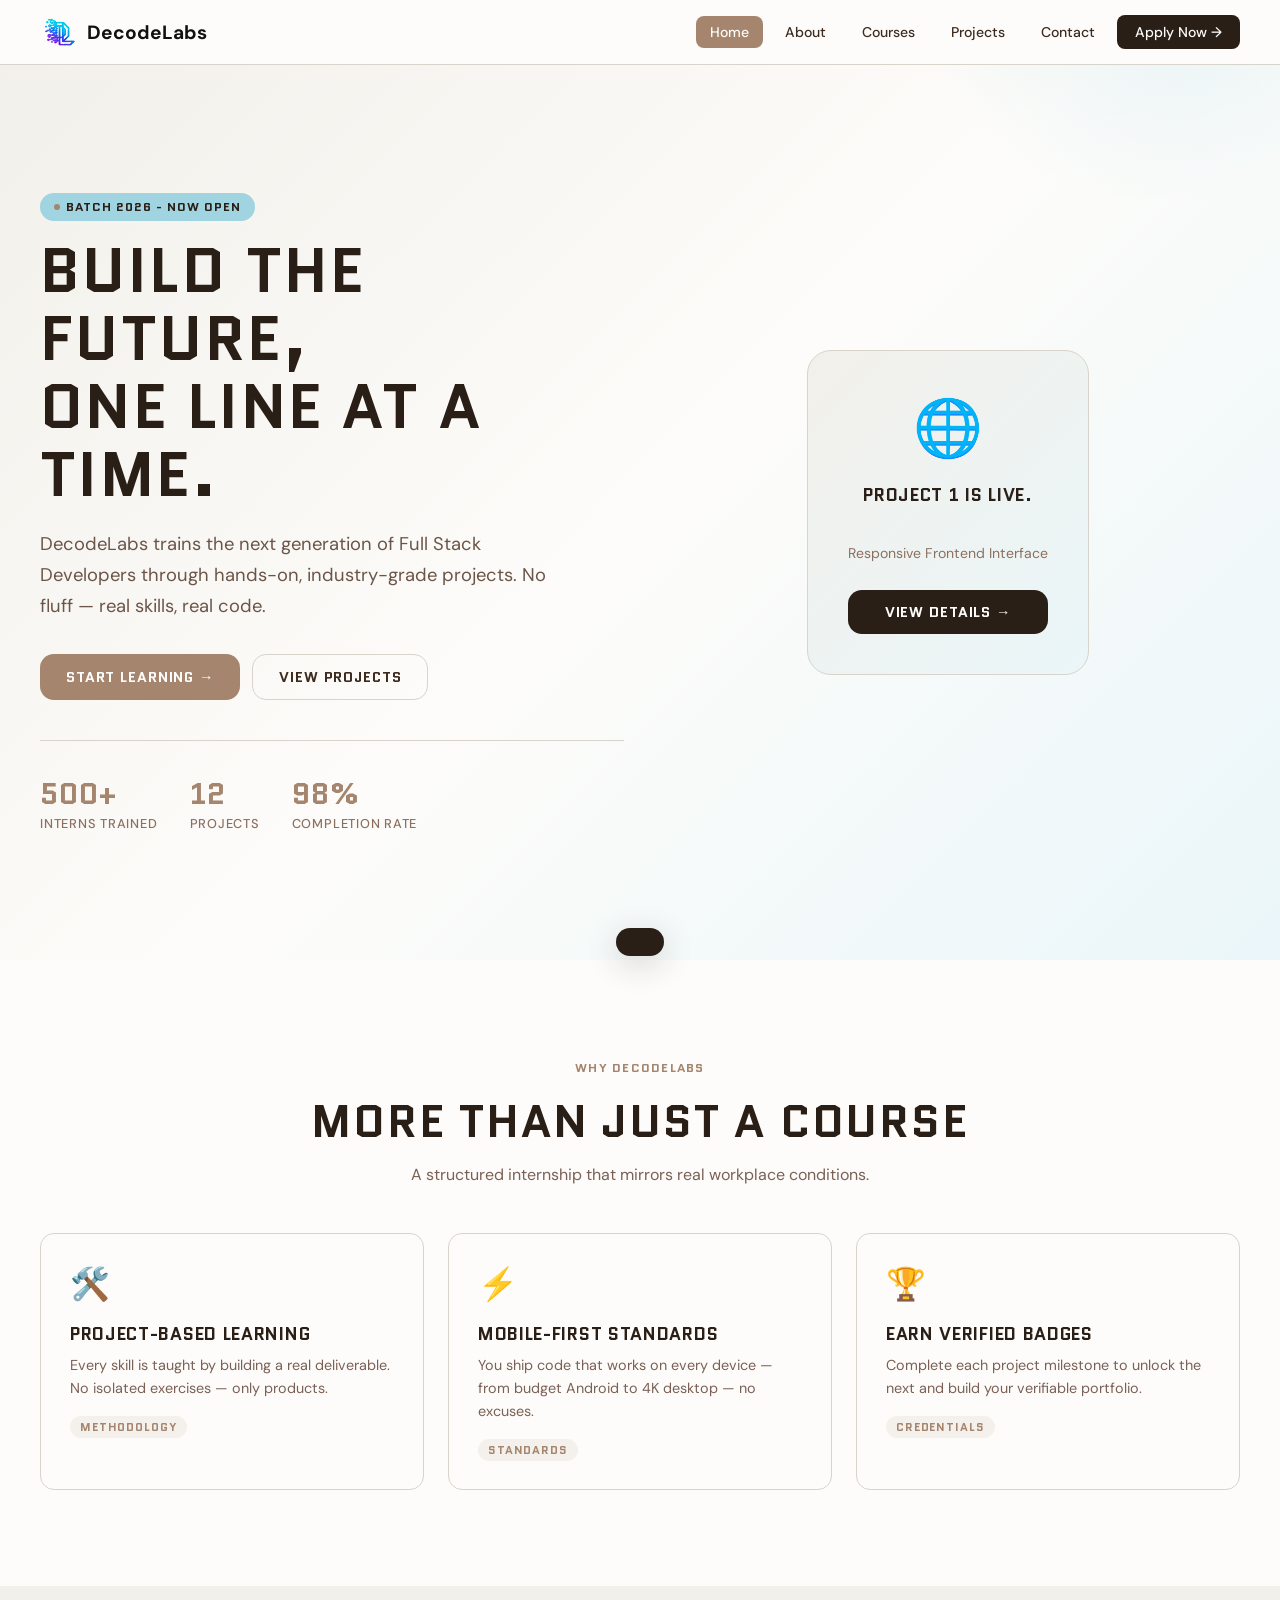
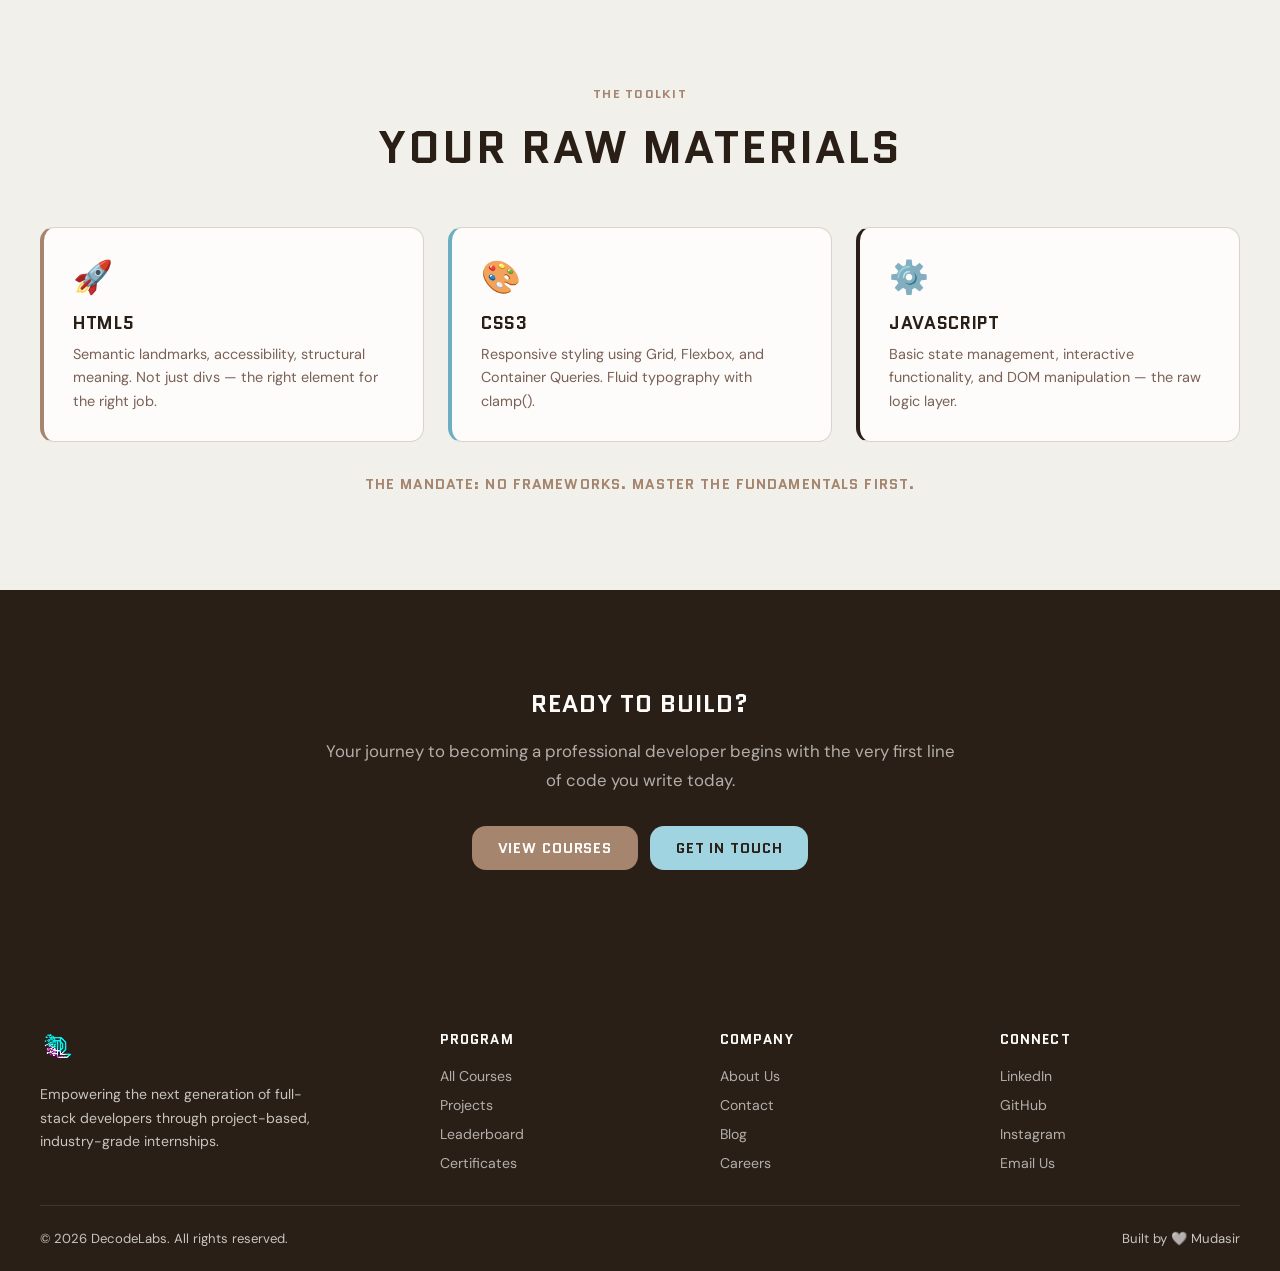
<file: Project-1/index.html>
<!DOCTYPE html>
<html lang="en">
<head>
  <meta charset="UTF-8" />
  <meta name="viewport" content="width=device-width, initial-scale=1.0" />
  <title>DecodeLabs Frontend view</title>
  <meta name="description" content="DecodeLabs Full Stack Development Internship — Project 1: Responsive Frontend Interface" />
  <link rel="icon" href="logo.svg" type="image/svg+xml" />
  <link rel="stylesheet" href="https://fonts.googleapis.com/css2?family=Quantico:ital,wght@0,400;0,700;1,400;1,700&family=DM+Sans:wght@300;400;500;600&display=swap">
  <link rel="stylesheet" href="style.css" />
</head>
<body>

<!-- ── HEADER ── -->
<header>
  <div class="nav-inner">
    <div class="logo" onclick="navigate('home')" role="button" aria-label="Go to homepage">
  <img src="logo.svg" alt="DecodeLabs" />
  <span>DecodeLabs</span>
</div>

    <nav role="navigation" aria-label="Main navigation">
      <button class="nav-link" data-page="home" onclick="navigate('home')">Home</button>
      <button class="nav-link" data-page="about" onclick="navigate('about')">About</button>
      <button class="nav-link" data-page="courses" onclick="navigate('courses')">Courses</button>
      <button class="nav-link" data-page="projects" onclick="navigate('projects')">Projects</button>
      <button class="nav-link" data-page="contact" onclick="navigate('contact')">Contact</button>
      <button class="nav-cta" onclick="navigate('courses')">Apply Now →</button>
    </nav>
    <button class="hamburger" onclick="toggleMobileNav()" aria-label="Toggle menu" aria-expanded="false">
      <span></span><span></span><span></span>
    </button>
  </div>
  <nav id="mobile-nav" class="mobile-nav" aria-label="Mobile navigation">
    <button class="nav-link" data-page="home" onclick="navigate('home')">Home</button>
    <button class="nav-link" data-page="about" onclick="navigate('about')">About</button>
    <button class="nav-link" data-page="courses" onclick="navigate('courses')">Courses</button>
    <button class="nav-link" data-page="projects" onclick="navigate('projects')">Projects</button>
    <button class="nav-link" data-page="contact" onclick="navigate('contact')">Contact</button>
    <button class="btn btn-primary" onclick="navigate('courses'); closeMobileNav();" style="margin-top:8px;">Apply Now →</button>
  </nav>
</header>

<!-- ══════════════════════ HOME PAGE ══════════════════════ -->
<main>

<article id="home" class="page">
  <!-- Hero -->
  <section class="hero">
    <div class="hero-inner container">
      <div>
        <span class="hero-badge"><span></span>Batch 2026 - Now Open</span>
        <h1>Build the Future,<br />One Line at a Time.</h1>
        <p>DecodeLabs trains the next generation of Full Stack Developers through hands-on, industry-grade projects. No fluff — real skills, real code.</p>
        <div class="hero-btns">
          <button class="btn btn-primary" onclick="navigate('courses')">Start Learning →</button>
          <button class="btn btn-outline" onclick="navigate('projects')">View Projects</button>
        </div>
        <div class="hero-stats">
          <div class="stat"><span class="stat-num">500+</span><span class="stat-label">Interns Trained</span></div>
          <div class="stat"><span class="stat-num">12</span><span class="stat-label">Projects</span></div>
          <div class="stat"><span class="stat-num">98%</span><span class="stat-label">Completion Rate</span></div>
        </div>
      </div>
      <div style="display:flex;align-items:center;justify-content:center;">
        <div style="background:linear-gradient(135deg,var(--grey) 0%,#EAF6F9 100%);border-radius:24px;padding:2.5rem;border:1px solid var(--grey-mid);text-align:center;">
          <div style="font-size:3.5rem;margin-bottom:1rem;">🌐</div>
          <p style="font-family:'Quantico',sans-serif;font-size:1.1rem;color:var(--dark);font-weight:700;text-transform:uppercase;letter-spacing:0.04em;">Project 1 is live.</p>
          <p style="font-size:0.88rem;color:#8B7060;margin-top:0.4rem;margin-bottom:1.5rem;">Responsive Frontend Interface</p>
          <button class="btn btn-dark" onclick="navigate('projects')" style="width:100%;justify-content:center;">View Details →</button>
        </div>
      </div>
    </div>
  </section>

  <!-- Why DecodeLabs -->
  <section style="background:var(--white);">
    <div class="container">
      <div class="section-header">
        <span class="section-label">Why DecodeLabs</span>
        <h2>More Than Just a Course</h2>
        <p>A structured internship that mirrors real workplace conditions.</p>
      </div>
      <div class="grid-3">
        <div class="card" onclick="navigate('about')">
          <div class="card-icon">🛠️</div>
          <h3>Project-Based Learning</h3>
          <p>Every skill is taught by building a real deliverable. No isolated exercises — only products.</p>
          <span class="card-tag">Methodology</span>
        </div>
        <div class="card" onclick="navigate('courses')">
          <div class="card-icon">⚡</div>
          <h3>Mobile-First Standards</h3>
          <p>You ship code that works on every device — from budget Android to 4K desktop — no excuses.</p>
          <span class="card-tag">Standards</span>
        </div>
        <div class="card" onclick="showBackendModal()">
          <div class="card-icon">🏆</div>
          <h3>Earn Verified Badges</h3>
          <p>Complete each project milestone to unlock the next and build your verifiable portfolio.</p>
          <span class="card-tag">Credentials</span>
        </div>
      </div>
    </div>
  </section>

  <!-- Toolkit -->
  <section style="background:var(--grey);">
    <div class="container">
      <div class="section-header">
        <span class="section-label">The Toolkit</span>
        <h2>Your Raw Materials</h2>
      </div>
      <div class="grid-3">
        <div class="card" style="border-left:4px solid var(--mocha);">
          <div style="font-size:2rem;">🚀</div>
          <h3 style="margin-top:0.75rem;">HTML5</h3>
          <p>Semantic landmarks, accessibility, structural meaning. Not just divs — the right element for the right job.</p>
        </div>
        <div class="card" style="border-left:4px solid var(--blue-dark);">
          <div style="font-size:2rem;">🎨</div>
          <h3 style="margin-top:0.75rem;">CSS3</h3>
          <p>Responsive styling using Grid, Flexbox, and Container Queries. Fluid typography with clamp().</p>
        </div>
        <div class="card" style="border-left:4px solid var(--dark);">
          <div style="font-size:2rem;">⚙️</div>
          <h3 style="margin-top:0.75rem;">JavaScript</h3>
          <p>Basic state management, interactive functionality, and DOM manipulation — the raw logic layer.</p>
        </div>
      </div>
      <p style="text-align:center;margin-top:2rem;font-size:0.88rem;font-weight:700;color:var(--mocha);letter-spacing:0.08em;text-transform:uppercase;font-family:'Quantico',sans-serif;">The Mandate: No Frameworks. Master the fundamentals first.</p>
    </div>
  </section>

  <!-- CTA -->
  <section style="background:var(--dark);text-align:center;">
    <div class="container" style="max-width:640px;">
      <h2 style="color:var(--white);margin-bottom:1rem;">Ready to Build?</h2>
      <p style="color:rgba(253,252,250,0.65);margin-bottom:2rem;font-size:1.05rem;line-height:1.7;">Your journey to becoming a professional developer begins with the very first line of code you write today.</p>
      <div style="display:flex;flex-wrap:wrap;gap:12px;justify-content:center;">
        <button class="btn btn-primary" onclick="navigate('courses')">View Courses</button>
        <button class="btn btn-blue" onclick="navigate('contact')">Get In Touch</button>
      </div>
    </div>
  </section>
</article>

<!-- ══════════════════════ ABOUT PAGE ══════════════════════ -->
<article id="about" class="page">
  <section class="about-hero">
    <div class="container">
      <div>
        <span class="section-label">Our Story</span>
        <h1>Architecting for<br />the Mobile Web</h1>
        <p>DecodeLabs was built on a single conviction: the web is a dynamic, inclusive information system, and every developer has a responsibility to build it that way.</p>
      </div>
      <div style="background:var(--white);border-radius:var(--radius);padding:2rem;border:1px solid var(--grey-mid);">
        <h3 style="color:var(--dark);margin-bottom:1rem;">The Standards We Set</h3>
        <ul style="list-style:none;display:flex;flex-direction:column;gap:0.8rem;">
          <li style="display:flex;gap:10px;align-items:flex-start;font-size:0.9rem;color:#6B5548;"><span style="color:var(--mocha);font-size:1rem;margin-top:1px;">✦</span><span><strong style="color:var(--dark);">Semantic Integrity</strong> - Code for AI and Accessibility</span></li>
          <li style="display:flex;gap:10px;align-items:flex-start;font-size:0.9rem;color:#6B5548;"><span style="color:var(--mocha);font-size:1rem;margin-top:1px;">✦</span><span><strong style="color:var(--dark);">2025 UI/UX Compliance</strong> - Warm, grounded aesthetics</span></li>
          <li style="display:flex;gap:10px;align-items:flex-start;font-size:0.9rem;color:#6B5548;"><span style="color:var(--mocha);font-size:1rem;margin-top:1px;">✦</span><span><strong style="color:var(--dark);">Universal Access</strong> - Strict WCAG adherence</span></li>
          <li style="display:flex;gap:10px;align-items:flex-start;font-size:0.9rem;color:#6B5548;"><span style="color:var(--mocha);font-size:1rem;margin-top:1px;">✦</span><span><strong style="color:var(--dark);">Mobile-First</strong> - Design for the smallest screen first</span></li>
        </ul>
      </div>
    </div>
  </section>

  <section>
    <div class="container">
      <div class="section-header">
        <span class="section-label">Three Pillars</span>
        <h2>How We Teach</h2>
      </div>
      <div class="pillars">
        <div class="pillar pillar-1">
          <div class="pillar-num">01</div>
          <h3>Strategy & Blueprint</h3>
          <p>Use Empathy Maps to uncover user pain points. We do not guess — we research. Low-fidelity wireframes before a single line of code.</p>
        </div>
        <div class="pillar pillar-2">
          <div class="pillar-num">02</div>
          <h3>Visual Design & 2025 Aesthetics</h3>
          <p>Warm, grounded palettes. Mocha Mousse for stability, Ethereal Blue for trust, Moonlit Grey for refinement. Max 2 font families.</p>
        </div>
        <div class="pillar pillar-3">
          <div class="pillar-num">03</div>
          <h3>Implementation & Audit</h3>
          <p>Semantic HTML5, CSS Grid + Flexbox, mobile-first media queries. Final step: LCP/CLS performance audit and accessibility check.</p>
        </div>
      </div>
    </div>
  </section>

  <section style="background:var(--grey);">
    <div class="container" style="text-align:center;">
      <h2 style="color:var(--dark);margin-bottom:1.5rem;">Want to Join the Team?</h2>
      <div style="display:flex;flex-wrap:wrap;gap:12px;justify-content:center;">
        <button class="btn btn-primary" onclick="navigate('courses')">View Internship Tracks</button>
        <button class="btn btn-outline" onclick="navigate('contact')">Talk to Us</button>
      </div>
    </div>
  </section>
</article>

<!-- ══════════════════════ COURSES PAGE ══════════════════════ -->
<article id="courses" class="page">
  <section style="background:var(--grey);padding-bottom:2rem;">
    <div class="container">
      <span class="section-label">Internship Tracks</span>
      <h1 style="margin-top:0.5rem;margin-bottom:0.5rem;">All Courses</h1>
      <p style="color:#6B5548;max-width:540px;">Complete Project 1 to unlock all subsequent tracks. Each project builds directly on the last.</p>
    </div>
  </section>

  <section>
    <div class="container">
      <div class="grid-3">
        <!-- Course 1 -->
        <div class="card course-card">
          <div style="background:var(--grey);border-radius:10px;padding:1.2rem;text-align:center;margin-bottom:1rem;font-size:2rem;">🎨</div>
          <h3>Project 1: Responsive Frontend</h3>
          <div class="course-meta">
            <span class="badge badge-mocha">Mandatory</span>
            <span class="badge badge-blue">HTML/CSS/JS</span>
          </div>
          <p style="font-size:0.88rem;color:#7A6055;margin-bottom:1rem;">Build a fully responsive frontend interface with mobile-first design, semantic HTML5, and CSS Grid/Flexbox.</p>
          <button class="btn btn-primary" onclick="navigate('projects')" style="width:100%;justify-content:center;">View Project →</button>
        </div>
        <!-- Course 2 -->
        <div class="card course-card">
          <div style="background:var(--grey);border-radius:10px;padding:1.2rem;text-align:center;margin-bottom:1rem;font-size:2rem;">🗄️</div>
          <h3>Project 2: Backend APIs</h3>
          <div class="course-meta">
            <span class="badge badge-dark">Locked</span>
            <span class="badge badge-blue">Node.js / Express</span>
          </div>
          <p style="font-size:0.88rem;color:#7A6055;margin-bottom:1rem;">Build RESTful APIs with Express, connect to MongoDB, and handle authentication with JWT.</p>
          <button class="btn btn-outline" onclick="showBackendModal()" style="width:100%;justify-content:center;">🔒 Unlock after P1</button>
        </div>
        <!-- Course 3 -->
        <div class="card course-card">
          <div style="background:var(--grey);border-radius:10px;padding:1.2rem;text-align:center;margin-bottom:1rem;font-size:2rem;">⚛️</div>
          <h3>Project 3: React App</h3>
          <div class="course-meta">
            <span class="badge badge-dark">Locked</span>
            <span class="badge badge-blue">React.js</span>
          </div>
          <p style="font-size:0.88rem;color:#7A6055;margin-bottom:1rem;">Build a full React SPA with hooks, context, and routing. Connect to the backend built in P2.</p>
          <button class="btn btn-outline" onclick="showBackendModal()" style="width:100%;justify-content:center;">🔒 Unlock after P2</button>
        </div>
        <!-- Course 4 -->
        <div class="card course-card">
          <div style="background:var(--grey);border-radius:10px;padding:1.2rem;text-align:center;margin-bottom:1rem;font-size:2rem;">🚀</div>
          <h3>Project 4: Full Stack Deploy</h3>
          <div class="course-meta">
            <span class="badge badge-dark">Locked</span>
            <span class="badge badge-mocha">Capstone</span>
          </div>
          <p style="font-size:0.88rem;color:#7A6055;margin-bottom:1rem;">Tie it all together. Deploy a full-stack application on Vercel + Railway with CI/CD pipelines.</p>
          <button class="btn btn-outline" onclick="showBackendModal()" style="width:100%;justify-content:center;">🔒 Unlock after P3</button>
        </div>
        <!-- Dashboard -->
        <div class="card course-card">
          <div style="background:var(--grey);border-radius:10px;padding:1.2rem;text-align:center;margin-bottom:1rem;font-size:2rem;">📊</div>
          <h3>My Dashboard</h3>
          <div class="course-meta">
            <span class="badge badge-blue">Progress Tracker</span>
          </div>
          <p style="font-size:0.88rem;color:#7A6055;margin-bottom:1rem;">Track your badge progress, submission history, and upcoming deadlines.</p>
          <button class="btn btn-blue" onclick="showBackendModal()" style="width:100%;justify-content:center;">Open Dashboard</button>
        </div>
        <!-- Leaderboard -->
        <div class="card course-card">
          <div style="background:var(--grey);border-radius:10px;padding:1.2rem;text-align:center;margin-bottom:1rem;font-size:2rem;">🏆</div>
          <h3>Leaderboard</h3>
          <div class="course-meta">
            <span class="badge badge-mocha">Community</span>
          </div>
          <p style="font-size:0.88rem;color:#7A6055;margin-bottom:1rem;">See how you rank among Batch 2026 interns. Updated weekly based on project scores.</p>
          <button class="btn btn-outline" onclick="showBackendModal()" style="width:100%;justify-content:center;">View Leaderboard</button>
        </div>
      </div>
    </div>
  </section>
</article>

<!-- ══════════════════════ PROJECTS PAGE ══════════════════════ -->
<article id="projects" class="page">
  <section style="background:var(--grey);">
    <div class="container">
      <span class="section-label">Batch 2026</span>
      <h1 style="margin:0.5rem 0;">Projects</h1>
      <p style="color:#6B5548;">The execution roadmap for your internship journey.</p>
    </div>
  </section>

  <section>
    <div class="container">
      <!-- Project 1 Featured -->
      <div class="card" style="border:2px solid var(--mocha);margin-bottom:2rem;background:linear-gradient(135deg,rgba(165,133,110,0.05),rgba(160,212,224,0.08));">
        <div style="display:flex;flex-wrap:wrap;justify-content:space-between;align-items:flex-start;gap:1rem;">
          <div>
            <div style="display:flex;align-items:center;gap:10px;margin-bottom:0.5rem;">
              <span class="badge badge-mocha" style="font-size:0.78rem;">🟢 Active</span>
              <span class="badge badge-blue">Week 1</span>
            </div>
            <h2 style="color:var(--dark);margin-bottom:0.5rem;">Project 1: Responsive Frontend Interface</h2>
            <p style="color:#6B5548;max-width:620px;line-height:1.7;">Create a fully responsive frontend for a web application using HTML5, CSS3, and vanilla JavaScript. Mobile-first, semantic, and WCAG compliant.</p>
          </div>
          <div style="text-align:right;">
            <div style="font-family:'Quantico',sans-serif;font-size:2.5rem;color:var(--mocha);font-weight:700;letter-spacing:0.04em;">P1</div>
          </div>
        </div>
        <hr style="border:none;border-top:1px solid var(--grey-mid);margin:1.5rem 0;" />
        <div style="display:grid;grid-template-columns:repeat(auto-fit,minmax(160px,1fr));gap:1rem;margin-bottom:1.5rem;">
          <div>
            <p style="font-size:0.75rem;font-weight:700;text-transform:uppercase;letter-spacing:0.08em;color:var(--mocha);margin-bottom:3px;font-family:'Quantico',sans-serif;">Stack</p>
            <p style="font-size:0.9rem;color:var(--text);">HTML5 · CSS3 · JS</p>
          </div>
          <div>
            <p style="font-size:0.75rem;font-weight:700;text-transform:uppercase;letter-spacing:0.08em;color:var(--mocha);margin-bottom:3px;font-family:'Quantico',sans-serif;">Key Skills</p>
            <p style="font-size:0.9rem;color:var(--text);">Responsive Design · UI Basics</p>
          </div>
          <div>
            <p style="font-size:0.75rem;font-weight:700;text-transform:uppercase;letter-spacing:0.08em;color:var(--mocha);margin-bottom:3px;font-family:'Quantico',sans-serif;">Status</p>
            <p style="font-size:0.9rem;color:var(--text);">In Progress</p>
          </div>
        </div>
        <!-- Execution Roadmap -->
        <div style="background:var(--grey);border-radius:10px;padding:1.5rem;margin-bottom:1.5rem;">
          <p style="font-weight:700;margin-bottom:1rem;color:var(--dark);font-family:'Quantico',sans-serif;text-transform:uppercase;letter-spacing:0.06em;font-size:0.88rem;">Execution Roadmap</p>
          <div style="display:flex;flex-wrap:wrap;gap:8px;">
            <span class="badge badge-mocha">1 · Discovery</span>
            <span class="badge badge-blue">2 · Wireframe</span>
            <span class="badge badge-mocha">3 · Semantics</span>
            <span class="badge badge-blue">4 · Style</span>
            <span class="badge badge-dark">5 · Logic</span>
            <span class="badge badge-dark">6 · Audit</span>
          </div>
        </div>
        <div style="display:flex;flex-wrap:wrap;gap:12px;">
          <button class="btn btn-primary" onclick="showToast('✅ Submission portal opens soon!')">Submit Project</button>
          <button class="btn btn-outline" onclick="showBackendModal()">View Rubric</button>
          <button class="btn btn-outline" onclick="showBackendModal()">Ask Mentor</button>
        </div>
      </div>

      <!-- Other projects -->
      <div class="grid-3">
        <div class="card" style="opacity:0.65;">
          <div style="font-size:1.5rem;margin-bottom:0.75rem;">🔒</div>
          <h3>Project 2</h3>
          <p style="font-size:0.88rem;">Backend APIs with Node.js & MongoDB. Unlocks after P1 verification.</p>
          <button class="btn btn-outline" onclick="showBackendModal()" style="margin-top:1rem;width:100%;justify-content:center;font-size:0.85rem;">Locked</button>
        </div>
        <div class="card" style="opacity:0.65;">
          <div style="font-size:1.5rem;margin-bottom:0.75rem;">🔒</div>
          <h3>Project 3</h3>
          <p style="font-size:0.88rem;">Full React SPA with hooks and routing. Unlocks after P2 verification.</p>
          <button class="btn btn-outline" onclick="showBackendModal()" style="margin-top:1rem;width:100%;justify-content:center;font-size:0.85rem;">Locked</button>
        </div>
        <div class="card" style="opacity:0.65;">
          <div style="font-size:1.5rem;margin-bottom:0.75rem;">🔒</div>
          <h3>Project 4</h3>
          <p style="font-size:0.88rem;">Full Stack Capstone with deployment. Unlocks after P3 verification.</p>
          <button class="btn btn-outline" onclick="showBackendModal()" style="margin-top:1rem;width:100%;justify-content:center;font-size:0.85rem;">Locked</button>
        </div>
      </div>
    </div>
  </section>
</article>

<!-- ══════════════════════ CONTACT PAGE ══════════════════════ -->
<article id="contact" class="page">
  <section style="background:var(--grey);padding-bottom:2rem;">
    <div class="container">
      <span class="section-label">Get In Touch</span>
      <h1 style="margin:0.5rem 0;">Contact Us</h1>
    </div>
  </section>

  <section>
    <div class="container">
      <div class="contact-grid">
        <div class="contact-info">
          <h2>We'd love to<br />hear from you.</h2>
          <p>Whether you have questions about the internship, a project submission, or just want to say hello — we're here.</p>
          <div class="contact-item">
            <div class="icon">📞</div>
            <span>+91 92360 11887</span>
          </div>
          <div class="contact-item">
            <div class="icon">💬</div>
            <span>decodelabs.tech@gmail.com</span>
          </div>
          <div class="contact-item">
            <div class="icon">📍</div>
            <span>Greater Lucknow, India</span>
          </div>
          <div class="contact-item">
            <div class="icon">🌐</div>
            <span>www.decodelabs.tech</span>
          </div>
          <div style="margin-top:2rem;display:flex;gap:10px;flex-wrap:wrap;">
            <button class="btn btn-outline" onclick="showBackendModal()">LinkedIn</button>
            <button class="btn btn-outline" onclick="showBackendModal()">GitHub</button>
            <button class="btn btn-outline" onclick="showBackendModal()">Instagram</button>
          </div>
        </div>
        <div class="contact-form">
          <h3 style="color:var(--dark);margin-bottom:1.5rem;">Send a Message</h3>
          <form onsubmit="handleContactForm(event)" novalidate>
            <div class="grid-2" style="gap:1rem;margin-bottom:0;">
              <div class="form-group">
                <label for="fname">First Name</label>
                <input type="text" id="fname" name="fname" placeholder="Mudasir" required />
              </div>
              <div class="form-group">
                <label for="lname">Last Name</label>
                <input type="text" id="lname" name="lname" placeholder="Naeem" />
              </div>
            </div>
            <div class="form-group">
              <label for="email">Email Address</label>
              <input type="email" id="email" name="email" placeholder="you@example.com" required />
            </div>
            <div class="form-group">
              <label for="subject">Subject</label>
              <select id="subject" name="subject">
                <option value="">Select a topic…</option>
                <option>Project Submission</option>
                <option>Internship Enquiry</option>
                <option>Technical Support</option>
                <option>Other</option>
              </select>
            </div>
            <div class="form-group">
              <label for="message">Message</label>
              <textarea id="message" name="message" placeholder="Your message here…" required></textarea>
            </div>
            <button class="btn btn-primary" type="submit" style="width:100%;justify-content:center;">Send Message →</button>
          </form>
        </div>
      </div>
    </div>
  </section>
</article>

</main>

<!-- ── FOOTER ── -->
<footer>
  <div class="footer-grid">
    <div class="footer-brand">
      <img src="logo.svg" alt="DecodeLabs" />
      <p>Empowering the next generation of full-stack developers through project-based, industry-grade internships.</p>
    </div>
    <div class="footer-col">
      <h4>Program</h4>
      <ul>
        <li><button onclick="navigate('courses')">All Courses</button></li>
        <li><button onclick="navigate('projects')">Projects</button></li>
        <li><button onclick="showBackendModal()">Leaderboard</button></li>
        <li><button onclick="showBackendModal()">Certificates</button></li>
      </ul>
    </div>
    <div class="footer-col">
      <h4>Company</h4>
      <ul>
        <li><button onclick="navigate('about')">About Us</button></li>
        <li><button onclick="navigate('contact')">Contact</button></li>
        <li><button onclick="showBackendModal()">Blog</button></li>
        <li><button onclick="showBackendModal()">Careers</button></li>
      </ul>
    </div>
    <div class="footer-col">
      <h4>Connect</h4>
      <ul>
        <li><button onclick="showBackendModal()">LinkedIn</button></li>
        <li><button onclick="showBackendModal()">GitHub</button></li>
        <li><button onclick="showBackendModal()">Instagram</button></li>
        <li><button onclick="navigate('contact')">Email Us</button></li>
      </ul>
    </div>
  </div>
  <div class="footer-bottom">
    <span>© 2026 DecodeLabs. All rights reserved.</span>
    <span>Built by 🤍 Mudasir
    </span>
  </div>
</footer>

<!-- ── BACKEND MODAL ── -->
<div id="backend-modal" class="modal-overlay" onclick="if(event.target===this)closeModal()">
  <div class="modal" role="dialog" aria-modal="true" aria-labelledby="modal-title">
    <div class="modal-icon">⏳</div>
    <h3 id="modal-title">Backend in Progress...</h3>
    <p>This feature requires a backend connection. It will be live once the API layer is deployed in Project 2.</p>
    <button class="btn btn-primary" onclick="closeModal()" style="width:100%;justify-content:center;">Got it!</button>
  </div>
</div>

<!-- ── TOAST ── -->
<div id="toast" role="status" aria-live="polite"></div>

<script src="main.js"></script>
</body>
</html>
</file>
<file: Project-1/style.css>
@import url('https://fonts.googleapis.com/css2?family=Quantico:ital,wght@0,400;0,700;1,400;1,700&family=DM+Sans:wght@300;400;500;600&display=swap');

:root {
  --mocha: #A5856E;
  --mocha-dark: #7A5C44;
  --blue: #A0D4E0;
  --blue-dark: #6BAFC0;
  --grey: #F2F0EA;
  --grey-mid: #D8D4CC;
  --dark: #2A1F17;
  --text: #3D2B1F;
  --white: #FDFCFA;
  --radius: 14px;
  --shadow: 0 4px 24px rgba(42,31,23,0.10);
  --shadow-hover: 0 8px 32px rgba(42,31,23,0.18);
  --transition: 0.28s cubic-bezier(0.4,0,0.2,1);
}

*, *::before, *::after { box-sizing: border-box; margin: 0; padding: 0; }

html { scroll-behavior: smooth; font-size: 16px; }

body {
  font-family: 'DM Sans', sans-serif;
  background: var(--white);
  color: var(--text);
  min-height: 100vh;
  overflow-x: hidden;
}

/* ── PAGE SYSTEM ── */
.page { display: none; min-height: 100vh; animation: fadeIn 0.4s ease; }
.page.active { display: block; }
@keyframes fadeIn { from { opacity:0; transform:translateY(12px); } to { opacity:1; transform:translateY(0); } }

/* ── HEADER ── */
header {
  position: sticky; top: 0; z-index: 100;
  background: rgba(253,252,250,0.92);
  backdrop-filter: blur(12px);
  border-bottom: 1px solid var(--grey-mid);
  padding: 0 clamp(1rem,4vw,2.5rem);
}

.nav-inner {
  max-width: 1200px; margin: 0 auto;
  display: flex; align-items: center; justify-content: space-between;
  height: 64px;
}

.logo { display:flex; align-items:center; gap:10px; cursor:pointer; }
.logo img { height: 36px; width: auto; }

nav { display:flex; align-items:center; gap:8px; }

.nav-link {
  font-size: 0.88rem; font-weight: 500; color: var(--text);
  padding: 7px 14px; border-radius: 8px; cursor:pointer;
  border: none; background: transparent;
  transition: background var(--transition), color var(--transition);
  font-family: 'DM Sans', sans-serif;
  position: relative;
}
.nav-link::after {
  content: ''; position: absolute; bottom: 2px; left: 14px; right: 14px;
  height: 2px; background: var(--mocha);
  transform: scaleX(0); transform-origin: center;
  transition: transform 0.22s cubic-bezier(0.4,0,0.2,1);
}
.nav-link:hover { background: var(--grey); color: var(--mocha-dark); }
.nav-link:hover::after { transform: scaleX(1); }
.nav-link.active { background: var(--mocha); color: var(--white); }
.nav-link.active::after { transform: scaleX(0); }

.nav-cta {
  background: var(--dark); color: var(--white);
  padding: 8px 18px; border-radius: 8px; border: none;
  font-size: 0.88rem; font-weight: 500; cursor:pointer;
  font-family: 'DM Sans', sans-serif;
  transition: background var(--transition), transform var(--transition), box-shadow var(--transition);
}
.nav-cta:hover { background: var(--mocha-dark); transform:translateY(-1px); box-shadow: var(--shadow); }

.hamburger {
  display:none; flex-direction:column; gap:5px;
  background:none; border:none; cursor:pointer; padding:6px;
}
.hamburger span { display:block; width:22px; height:2px; background:var(--text); border-radius:2px; transition: var(--transition); }
.hamburger.open span:nth-child(1) { transform: translateY(7px) rotate(45deg); }
.hamburger.open span:nth-child(2) { opacity: 0; transform: scaleX(0); }
.hamburger.open span:nth-child(3) { transform: translateY(-7px) rotate(-45deg); }

.mobile-nav {
  display:none; flex-direction:column; gap:4px;
  padding: 12px clamp(1rem,4vw,2.5rem) 16px;
  border-top: 1px solid var(--grey-mid);
  background: var(--white);
}
.mobile-nav.open { display:flex; }
.mobile-nav .nav-link { width:100%; text-align:left; }

/* ── BUTTONS ── */
.btn {
  display:inline-flex; align-items:center; gap:8px;
  padding: 12px 26px; border-radius: var(--radius); border:none;
  font-family:'Quantico', sans-serif; font-weight:700; font-size:0.9rem;
  letter-spacing: 0.06em; text-transform: uppercase;
  cursor:pointer; transition: transform 0.15s cubic-bezier(0.34,1.56,0.64,1), box-shadow 0.15s ease, background 0.2s ease;
  position:relative; overflow:hidden;
}
.btn::after {
  content:''; position:absolute; inset:0;
  background:rgba(255,255,255,0.12); opacity:0; transition: opacity 0.2s;
}
.btn:hover::after { opacity:1; }
.btn:hover { transform:translateY(-3px); box-shadow: var(--shadow-hover); }
.btn:active { transform: scale(0.96) translateY(1px); box-shadow: none; }

.btn-primary { background:var(--mocha); color:var(--white); }
.btn-primary:hover { background:var(--mocha-dark); }
.btn-dark { background:var(--dark); color:var(--white); }
.btn-dark:hover { background:#3d2b1f; }
.btn-outline { background:transparent; color:var(--text); border:1.5px solid var(--grey-mid); }
.btn-outline:hover { border-color:var(--mocha); color:var(--mocha-dark); }
.btn-blue { background:var(--blue); color:var(--dark); }
.btn-blue:hover { background:var(--blue-dark); }

/* ── SECTION BASE ── */
section { padding: clamp(3rem,8vw,6rem) clamp(1rem,4vw,2.5rem); }
.container { max-width:1200px; margin:0 auto; }

/* ── HEADINGS — QUANTICO ── */
h1, h2, h3 {
  font-family: 'Quantico', sans-serif;
  font-weight: 700;
  letter-spacing: 0.04em;
  text-transform: uppercase;
}

/* ── HERO ── */
.hero {
  background: linear-gradient(135deg, var(--grey) 0%, var(--white) 50%, #EAF6F9 100%);
  padding: clamp(4rem,10vw,8rem) clamp(1rem,4vw,2.5rem);
  position:relative; overflow:hidden;
}
.hero::before {
  content:''; position:absolute; top:-40%; right:-10%;
  width:500px; height:500px; border-radius:50%;
  background:radial-gradient(circle, rgba(160,212,224,0.25) 0%, transparent 70%);
  pointer-events:none;
}
.hero-inner { max-width:1200px; margin:0 auto; display:grid; grid-template-columns:1fr; gap:2rem; align-items:center; }
.hero-badge {
  display:inline-flex; align-items:center; gap:6px;
  background:var(--blue); color:var(--dark); font-size:0.78rem; font-weight:700;
  padding:5px 14px; border-radius:100px; letter-spacing:0.08em; text-transform:uppercase;
  margin-bottom:1rem; font-family: 'Quantico', sans-serif;
}
.hero-badge span { width:6px;height:6px;background:var(--mocha);border-radius:50%; }
.hero h1 {
  font-size:clamp(2.2rem,5vw,3.8rem);
  line-height:1.12; color:var(--dark); margin-bottom:1.2rem;
}
.hero h1 em {
  font-style: normal;
  color: var(--mocha);
  border-bottom: 4px solid var(--mocha);
  padding-bottom: 2px;
}
.hero p { font-size:clamp(1rem,1.5vw,1.15rem); color:#6B5548; line-height:1.7; max-width:520px; margin-bottom:2rem; }
.hero-btns { display:flex; flex-wrap:wrap; gap:12px; }
.hero-stats { display:flex; flex-wrap:wrap; gap:2rem; margin-top:2.5rem; padding-top:2rem; border-top:1px solid var(--grey-mid); }
.stat { display:flex; flex-direction:column; }
.stat-num { font-family:'Quantico', sans-serif; font-size:1.8rem; font-weight:700; color:var(--mocha); letter-spacing:0.04em; }
.stat-label { font-size:0.8rem; color:#8B7060; font-weight:500; text-transform:uppercase; letter-spacing:0.06em; }

/* ── CARDS ── */
.card {
  background:var(--white); border-radius:var(--radius);
  border:1px solid var(--grey-mid); padding:1.8rem;
  transition: transform 0.18s cubic-bezier(0.34,1.56,0.64,1), box-shadow 0.18s ease, border-color 0.18s ease;
  cursor:pointer;
}
.card:hover { transform:translateY(-6px) scale(1.012); box-shadow:var(--shadow-hover); border-color:var(--mocha); }

.grid-3 { display:grid; grid-template-columns:1fr; gap:1.5rem; }
.grid-2 { display:grid; grid-template-columns:1fr; gap:1.5rem; }

.card-icon { font-size:2rem; margin-bottom:1rem; }
.card h3 { font-size:1.1rem; margin-bottom:0.5rem; color:var(--dark); }
.card p { font-size:0.9rem; color:#7A6055; line-height:1.6; }
.card-tag { display:inline-block; font-size:0.72rem; font-weight:700; text-transform:uppercase; letter-spacing:0.08em; color:var(--mocha); background:rgba(165,133,110,0.1); padding:3px 10px; border-radius:100px; margin-top:1rem; font-family:'Quantico',sans-serif; }

/* ── SECTION HEADER ── */
.section-header { text-align:center; margin-bottom:3rem; }
.section-label { display:inline-block; font-size:0.78rem; font-weight:700; text-transform:uppercase; letter-spacing:0.1em; color:var(--mocha); margin-bottom:0.7rem; font-family:'Quantico',sans-serif; }
.section-header h2 { font-size:clamp(1.8rem,3.5vw,2.8rem); color:var(--dark); }
.section-header p { font-size:1rem; color:#7A6055; margin-top:0.7rem; max-width:520px; margin-left:auto; margin-right:auto; font-family:'DM Sans',sans-serif; font-weight:400; text-transform:none; letter-spacing:0; }

/* ── TOAST ── */
#toast {
  position:fixed; bottom:24px; left:50%; transform:translateX(-50%) translateY(80px);
  background:var(--dark); color:var(--white); padding:14px 24px; border-radius:var(--radius);
  font-size:0.88rem; font-weight:700; font-family:'Quantico',sans-serif; letter-spacing:0.06em; text-transform:uppercase;
  z-index:9999; transition:transform 0.3s cubic-bezier(0.4,0,0.2,1);
  white-space:nowrap; box-shadow:var(--shadow-hover);
}
#toast.show { transform:translateX(-50%) translateY(0); }

/* ── ABOUT PAGE ── */
.about-hero { background:var(--grey); padding:clamp(3rem,7vw,6rem) clamp(1rem,4vw,2.5rem); }
.about-hero .container { display:grid; gap:2rem; }
.about-hero h1 { font-size:clamp(2rem,4vw,3rem); color:var(--dark); }
.about-hero p { font-size:1.05rem; color:#6B5548; line-height:1.75; max-width:600px; font-family:'DM Sans',sans-serif; font-weight:400; text-transform:none; letter-spacing:0; }
.pillars { display:grid; grid-template-columns:1fr; gap:1.5rem; }
.pillar { padding:1.8rem; border-radius:var(--radius); }
.pillar-1 { background:rgba(165,133,110,0.08); border:1px solid rgba(165,133,110,0.2); }
.pillar-2 { background:rgba(160,212,224,0.12); border:1px solid rgba(160,212,224,0.3); }
.pillar-3 { background:rgba(242,240,234,0.8); border:1px solid var(--grey-mid); }
.pillar-num { font-family:'Quantico',sans-serif; font-size:2.5rem; font-weight:700; color:var(--mocha); opacity:0.4; }
.pillar h3 { font-size:1.1rem; color:var(--dark); margin-bottom:0.5rem; }
.pillar p { font-size:0.9rem; color:#7A6055; line-height:1.6; font-family:'DM Sans',sans-serif; font-weight:400; text-transform:none; letter-spacing:0; }

/* ── COURSES PAGE ── */
.course-card { display:flex; flex-direction:column; }
.course-card .course-meta { display:flex; flex-wrap:wrap; gap:8px; margin:0.8rem 0; }
.badge { font-size:0.72rem; font-weight:700; padding:4px 10px; border-radius:100px; font-family:'Quantico',sans-serif; letter-spacing:0.05em; text-transform:uppercase; }
.badge-mocha { background:rgba(165,133,110,0.12); color:var(--mocha-dark); }
.badge-blue { background:rgba(160,212,224,0.2); color:#3A8093; }
.badge-dark { background:rgba(42,31,23,0.08); color:var(--text); }
.course-card .price { font-family:'Quantico',sans-serif; font-size:1.6rem; font-weight:700; color:var(--mocha); letter-spacing:0.04em; }

/* ── CONTACT PAGE ── */
.contact-grid { display:grid; gap:2rem; }
.contact-info h2 { font-size:clamp(1.8rem,3vw,2.4rem); color:var(--dark); margin-bottom:1rem; }
.contact-info p { color:#6B5548; line-height:1.7; margin-bottom:1.5rem; font-family:'DM Sans',sans-serif; font-weight:400; text-transform:none; letter-spacing:0; }
.contact-item { display:flex; align-items:center; gap:12px; margin-bottom:1rem; font-size:0.95rem; }
.contact-item .icon { width:40px; height:40px; background:var(--grey); border-radius:10px; display:flex; align-items:center; justify-content:center; font-size:1.1rem; flex-shrink:0; }
.contact-form { background:var(--grey); border-radius:var(--radius); padding:2rem; }
.form-group { margin-bottom:1.2rem; }
.form-group label { display:block; font-size:0.82rem; font-weight:700; color:var(--text); margin-bottom:6px; font-family:'Quantico',sans-serif; letter-spacing:0.06em; text-transform:uppercase; }
.form-group input, .form-group textarea, .form-group select {
  width:100%; padding:11px 14px; border-radius:10px;
  border:1.5px solid var(--grey-mid); background:var(--white);
  font-family:'DM Sans',sans-serif; font-size:0.95rem; color:var(--text);
  transition:border-color var(--transition), box-shadow var(--transition);
  outline:none;
}
.form-group input:focus, .form-group textarea:focus, .form-group select:focus {
  border-color:var(--mocha);
  box-shadow: 0 0 0 3px rgba(165,133,110,0.15);
}
.form-group textarea { resize:vertical; min-height:120px; }

/* ── FOOTER ── */
footer {
  background:var(--dark); color:rgba(253,252,250,0.75);
  padding: clamp(2.5rem,6vw,4rem) clamp(1rem,4vw,2.5rem) 1.5rem;
}
.footer-grid { max-width:1200px; margin:0 auto; display:grid; grid-template-columns:1fr; gap:2.5rem; }
.footer-brand img { filter:brightness(10); height:32px; margin-bottom:1rem; }
.footer-brand p { font-size:0.88rem; line-height:1.65; max-width:280px; }
.footer-col h4 { color:var(--white); font-family:'Quantico',sans-serif; font-weight:700; font-size:0.85rem; margin-bottom:1rem; letter-spacing:0.08em; text-transform:uppercase; }
.footer-col ul { list-style:none; display:flex; flex-direction:column; gap:8px; }
.footer-col ul li button {
  background:none; border:none; color:rgba(253,252,250,0.65); font-family:'DM Sans',sans-serif;
  font-size:0.88rem; cursor:pointer; padding:0; text-align:left;
  transition:color var(--transition), transform var(--transition);
}
.footer-col ul li button:hover { color:var(--blue); transform: translateX(4px); }
.footer-bottom { max-width:1200px; margin:2rem auto 0; padding-top:1.5rem; border-top:1px solid rgba(255,255,255,0.1); display:flex; flex-wrap:wrap; justify-content:space-between; gap:0.5rem; font-size:0.82rem; }

/* ── MODAL ── */
.modal-overlay {
  display:none; position:fixed; inset:0; z-index:500;
  background:rgba(42,31,23,0.55); backdrop-filter:blur(4px);
  align-items:center; justify-content:center; padding:1rem;
}
.modal-overlay.open { display:flex; }
.modal {
  background:var(--white); border-radius:var(--radius); padding:2.5rem;
  max-width:400px; width:100%; text-align:center; animation:fadeIn 0.3s ease;
  box-shadow: 0 20px 60px rgba(42,31,23,0.25);
}
.modal h3 { font-size:1.4rem; margin-bottom:0.5rem; color:var(--dark); }
.modal p { color:#7A6055; margin-bottom:1.5rem; font-size:0.95rem; font-family:'DM Sans',sans-serif; font-weight:400; text-transform:none; letter-spacing:0; }
.modal-icon { font-size:2.5rem; margin-bottom:1rem; }

/* ── RESPONSIVE ── */
@media (min-width: 768px) {
  .grid-3 { grid-template-columns: repeat(2, 1fr); }
  .grid-2 { grid-template-columns: repeat(2, 1fr); }
  .hero-inner { grid-template-columns: 1fr 1fr; }
  .pillars { grid-template-columns: repeat(2, 1fr); }
  .contact-grid { grid-template-columns: 1fr 1fr; }
  .footer-grid { grid-template-columns: 1.5fr 1fr 1fr 1fr; }
  .about-hero .container { grid-template-columns: 1fr 1fr; align-items: center; }
}

@media (min-width: 1024px) {
  .grid-3 { grid-template-columns: repeat(3, 1fr); }
  .pillars { grid-template-columns: repeat(3, 1fr); }
}

@media (max-width: 767px) {
  nav { display:none; }
  .hamburger { display:flex; }
  .hero-btns { flex-direction:column; align-items:flex-start; }
  .hero-stats { gap:1.5rem; }
}

.logo {
  display: flex;
  align-items: center;
  gap: 8px;
  cursor: pointer;
}

.logo span {
  font-size: 1.2rem;
  font-weight: 700;
  color: #111; /* or whatever your brand color is */
}
</file>
